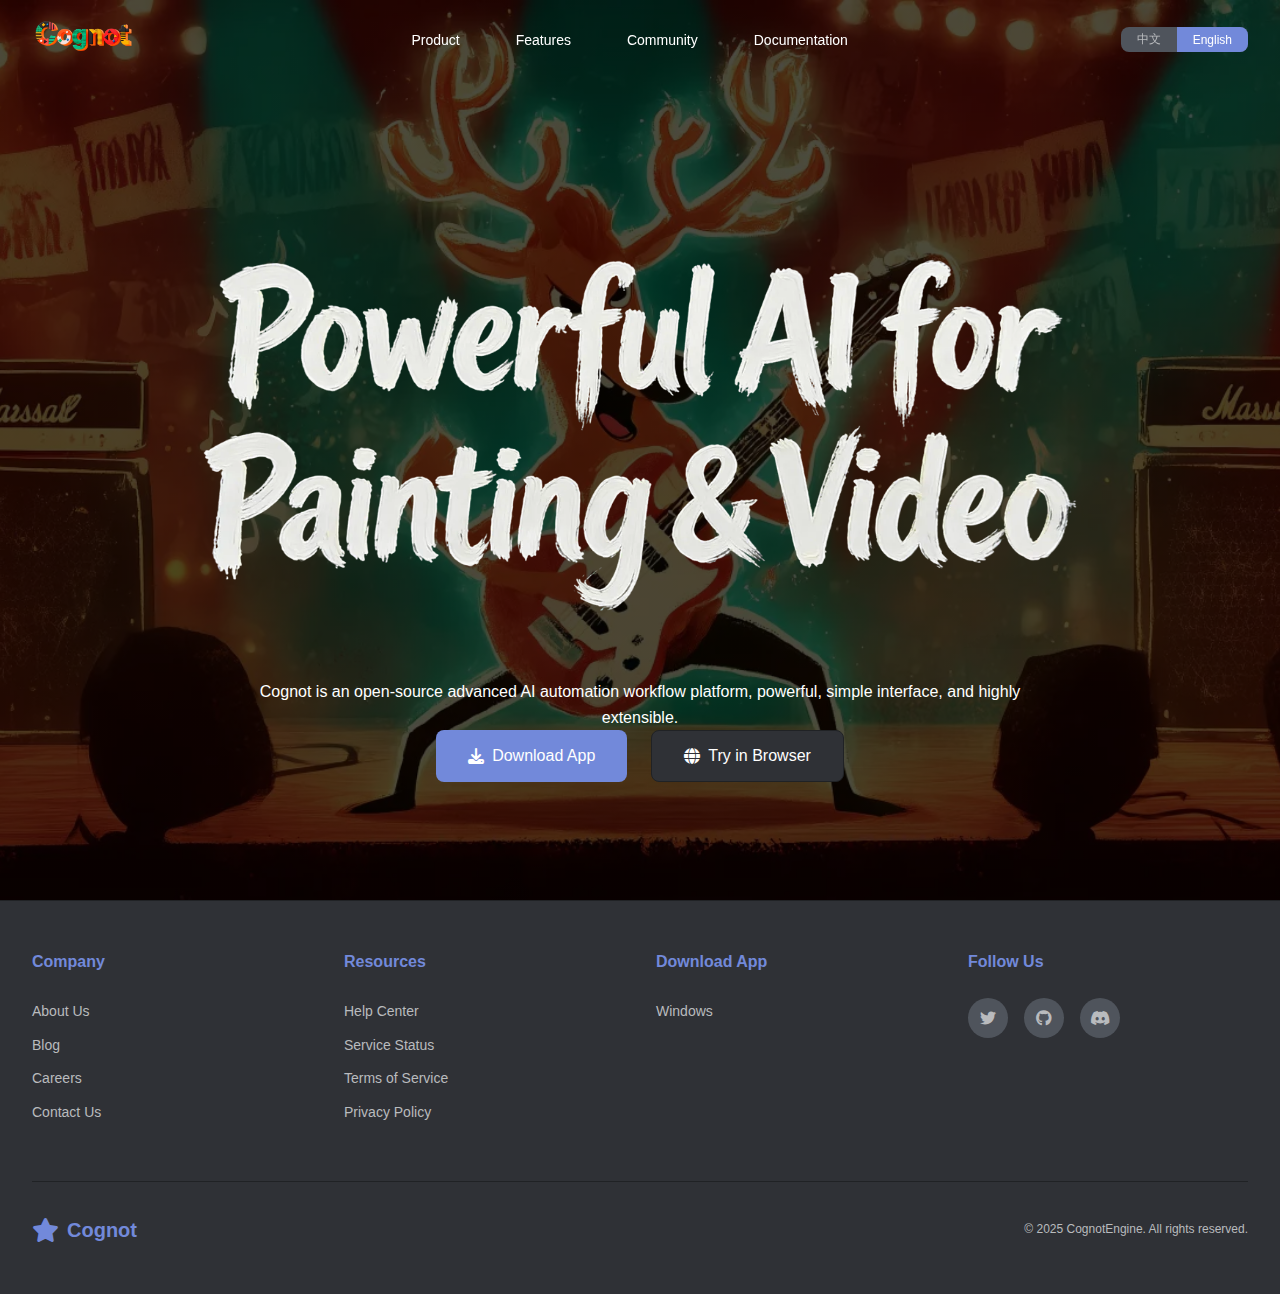
<file: index.html>
<!DOCTYPE html>
<html lang="zh-CN">
<head>
    <meta charset="UTF-8">
    <meta name="viewport" content="width=device-width, initial-scale=1.0">
    <title>Cognot - 认知引擎</title>
    <link rel="stylesheet" href="styles.css">
    <link rel="icon" href="favicon.ico" type="image/x-icon">
    <!-- Font Awesome -->
    <link rel="stylesheet" href="https://cdnjs.cloudflare.com/ajax/libs/font-awesome/6.4.0/css/all.min.css">
    <meta name="google-site-verification" content="MPGXCy5jjEJ3z9N0Z4CoKW77n3ctA7wrnEWYAIEneLM" />
</head>
<body>
    <!-- 导航栏 -->
    <nav class="navbar">
        <div class="navbar-left">
            <a href="index.html" class="logo-link">
                <div class="logo">
                    <img src="logo.png" alt="Popolili Logo">
                </div>
            </a>
        </div>
        <div class="navbar-center">
            <div class="dropdown">
                <a href="#" class="nav-link dropdown-toggle">
                    <span class="lang" data-key="product">产品</span>
                </a>
                <div class="dropdown-menu">
                    <a href="#" class="dropdown-item">Windows版</a>
                </div>
            </div>
            <a href="features/index.html" class="nav-link">
                <span class="lang" data-key="features">功能特性</span>
            </a>
            <div class="dropdown">
                <a href="#" class="nav-link dropdown-toggle">
                    <span class="lang" data-key="community">社区</span>
                </a>
                <div class="dropdown-menu">
                    <a href="https://github.com/CognotEngine/congnot" class="dropdown-item" target="_blank">
                        <i class="fab fa-github"></i> GitHub
                    </a>
                    <a href="https://wx.com/CognotEngine" class="dropdown-item" target="_blank">
                        <i class="fab fa-twitter"></i> Twitter
                    </a>
                    <a href="https://discord.gg/F4wFbwZTXu" class="dropdown-item" target="_blank">
                        <i class="fab fa-discord"></i> Discord
                    </a>
                </div>
            </div>
            <a href="#" class="nav-link">
                <span class="lang" data-key="documentation">文档</span>
            </a>
        </div>
        <div class="navbar-right">
            <!-- 语言切换按钮 -->
            <div class="language-switch">
                <button id="lang-zh" class="lang-btn active">中文</button>
                <button id="lang-en" class="lang-btn">English</button>
            </div>
        </div>
    </nav>

    <!-- 主内容区 -->
    <main class="main-content">
        <div class="content-center">
            <div class="hero-image">
                <img src="mia.webp" alt="Cognot AI Application" class="hero-img">
            </div>
            <p class="lang" data-key="hero-description">Cognot是一个开源高级AI自动化流程平台，功能强大、界面简洁、扩展性强</p>
            <div class="cta-buttons">
                <button class="download-btn">
                    <i class="fa fa-download"></i>
                    <span class="lang" data-key="download">下载应用</span>
                </button>
                <button class="browser-btn">
                    <i class="fa fa-globe"></i>
                    <span class="lang" data-key="try-browser">浏览器体验</span>
                </button>
            </div>
        </div>
    </main>

    <!-- 页脚 -->
    <footer class="footer">
        <div class="footer-content">
            <div class="footer-section">
                <h3 class="lang" data-key="company">公司</h3>
                <ul>
                    <li><a href="#" class="lang" data-key="about-us">关于我们</a></li>
                    <li><a href="#" class="lang" data-key="blog">博客</a></li>
                    <li><a href="#" class="lang" data-key="careers">招聘</a></li>
                    <li><a href="#" class="lang" data-key="contact">联系我们</a></li>
                </ul>
            </div>
            <div class="footer-section">
                <h3 class="lang" data-key="resources">资源</h3>
                <ul>
                    <li><a href="#" class="lang" data-key="help-center">帮助中心</a></li>
                    <li><a href="#" class="lang" data-key="status">服务状态</a></li>
                    <li><a href="#" class="lang" data-key="terms">服务条款</a></li>
                    <li><a href="#" class="lang" data-key="privacy">隐私政策</a></li>
                </ul>
            </div>
            <div class="footer-section">
                <h3 class="lang" data-key="download">下载</h3>
                <ul>
                    <li><a href="#" class="lang" data-key="windows">Windows</a></li>
                </ul>
            </div>
            <div class="footer-section">
                <h3 class="lang" data-key="follow-us">关注我们</h3>
                <div class="social-links">
                    <a href="https://wx.com/CognotEngine" class="social-link" target="_blank"><i class="fab fa-twitter"></i></a>
                    <a href="https://github.com/CognotEngine/congnot" class="social-link" target="_blank"><i class="fab fa-github"></i></a>
                    <a href="https://discord.gg/F4wFbwZTXu" class="social-link" target="_blank"><i class="fab fa-discord"></i></a>
                </div>
            </div>
        </div>
        <div class="footer-bottom">
            <div class="logo">
                <i class="fa fa-star"></i>
                Cognot
            </div>
            <p>&copy; 2025 CognotEngine. <span class="lang" data-key="all-rights-reserved">保留所有权利</span>.</p>
        </div>
    </footer>

    <!-- 多语言支持脚本 -->
    <script>
        // 语言包
        const translations = {
            zh: {
                home: "首页",
                features: "功能特性",
                community: "社区",
                documentation: "文档",
                login: "登录",
                signup: "注册",
                product: "产品",
                "hero-title": "适用AI绘画·视频强大的人工智能应用",
                "hero-description": "Cognot是一个开源高级AI自动化流程平台，功能强大、界面简洁、扩展性强",
                download: "下载应用",
                "try-browser": "浏览器体验",
                "feature-messaging": "实时消息",
                "feature-messaging-desc": "立即发送和接收消息，保持沟通畅通。",
                "feature-video": "视频通话",
                "feature-video-desc": "高清视频通话，仿佛面对面交流。",
                "feature-communities": "社区支持",
                "feature-communities-desc": "加入兴趣社区，与志同道合的人交流。",
                "feature-security": "安全加密",
                "feature-security-desc": "端到端加密，保护您的隐私和数据安全。",
                company: "公司",
                "about-us": "关于我们",
                blog: "博客",
                careers: "招聘",
                contact: "联系我们",
                resources: "资源",
                "help-center": "帮助中心",
                status: "服务状态",
                terms: "服务条款",
                privacy: "隐私政策",
                windows: "Windows",
                mac: "Mac",
                ios: "iOS",
                android: "Android",
                "follow-us": "关注我们",
                "all-rights-reserved": "保留所有权利"
            },
            en: {
                home: "Home",
                features: "Features",
                community: "Community",
                documentation: "Documentation",
                login: "Login",
                signup: "Sign Up",
                product: "Product",
                "hero-title": "Powerful AI Application for AI Painting and Video",
                "hero-description": "Cognot is an open-source advanced AI automation workflow platform, powerful, simple interface, and highly extensible.",
                download: "Download App",
                "try-browser": "Try in Browser",
                "feature-messaging": "Real-time Messaging",
                "feature-messaging-desc": "Send and receive messages instantly, stay connected at all times.",
                "feature-video": "Video Calls",
                "feature-video-desc": "High-definition video calls that feel like you're in the same room.",
                "feature-communities": "Community Support",
                "feature-communities-desc": "Join interest-based communities and connect with like-minded people.",
                "feature-security": "Secure Encryption",
                "feature-security-desc": "End-to-end encryption to protect your privacy and data security.",
                company: "Company",
                "about-us": "About Us",
                blog: "Blog",
                careers: "Careers",
                contact: "Contact Us",
                resources: "Resources",
                "help-center": "Help Center",
                status: "Service Status",
                terms: "Terms of Service",
                privacy: "Privacy Policy",
                windows: "Windows",
                mac: "Mac",
                ios: "iOS",
                android: "Android",
                "follow-us": "Follow Us",
                "all-rights-reserved": "All rights reserved"
            }
        };

        // 设置语言
        function setLanguage(lang) {
            document.documentElement.lang = lang;
            const elements = document.querySelectorAll('.lang[data-key]');
            elements.forEach(element => {
                const key = element.getAttribute('data-key');
                element.textContent = translations[lang][key];
            });
            
            // 更新语言按钮状态
            document.querySelectorAll('.lang-btn').forEach(btn => btn.classList.remove('active'));
            document.getElementById(`lang-${lang}`).classList.add('active');
            
            // 保存语言选择到localStorage
            localStorage.setItem('preferredLanguage', lang);
        }

        // 获取浏览器语言
        function getBrowserLanguage() {
            const browserLang = navigator.language || navigator.userLanguage;
            return browserLang.startsWith('zh') ? 'zh' : 'en';
        }

        // 初始化
        document.addEventListener('DOMContentLoaded', () => {
            // 检查localStorage中是否有保存的语言偏好
            const savedLang = localStorage.getItem('preferredLanguage');
            // 如果没有保存的语言，使用浏览器语言
            const initialLang = savedLang || getBrowserLanguage();
            setLanguage(initialLang);

            // 添加语言切换按钮事件监听器
            document.getElementById('lang-zh').addEventListener('click', () => setLanguage('zh'));
            document.getElementById('lang-en').addEventListener('click', () => setLanguage('en'));
        });
    </script>
    <!-- Font Awesome 图标库 -->
    <link rel="stylesheet" href="https://cdnjs.cloudflare.com/ajax/libs/font-awesome/6.4.0/css/all.min.css">
</body>

</html>
</file>
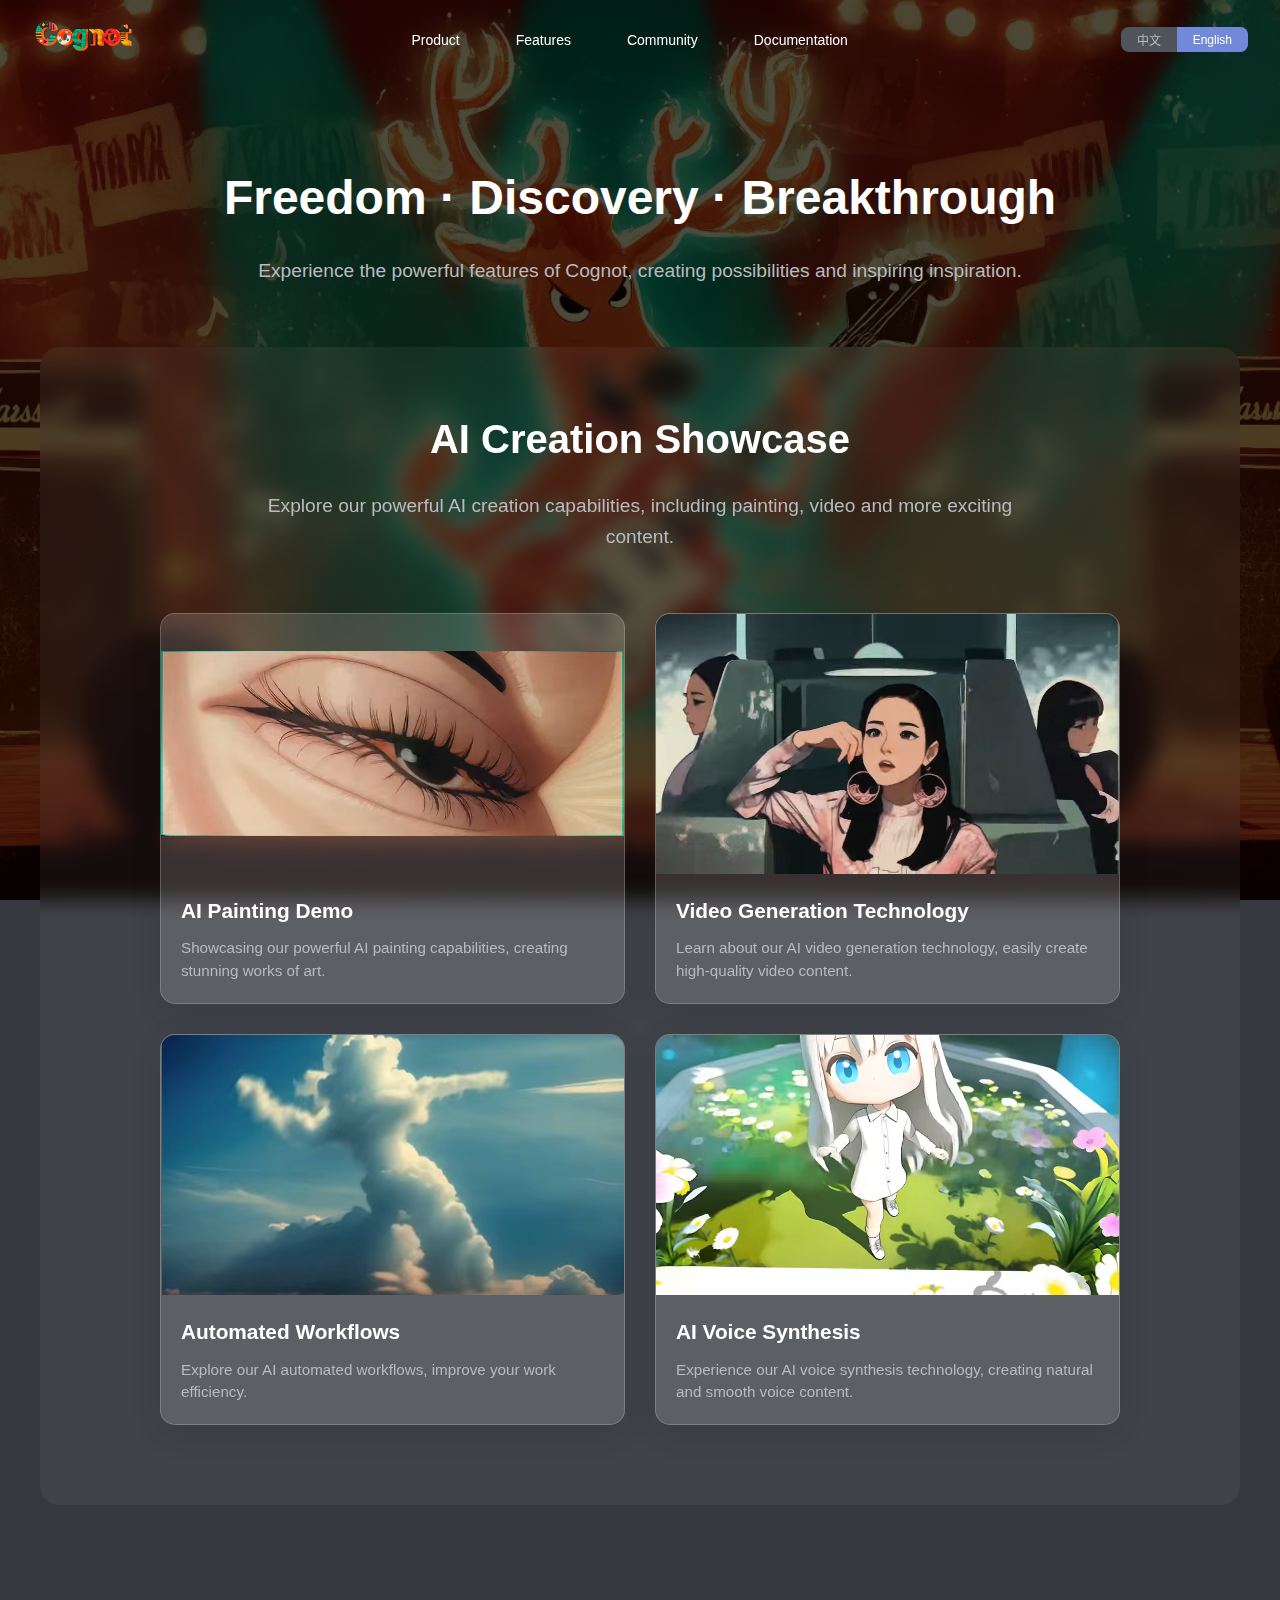
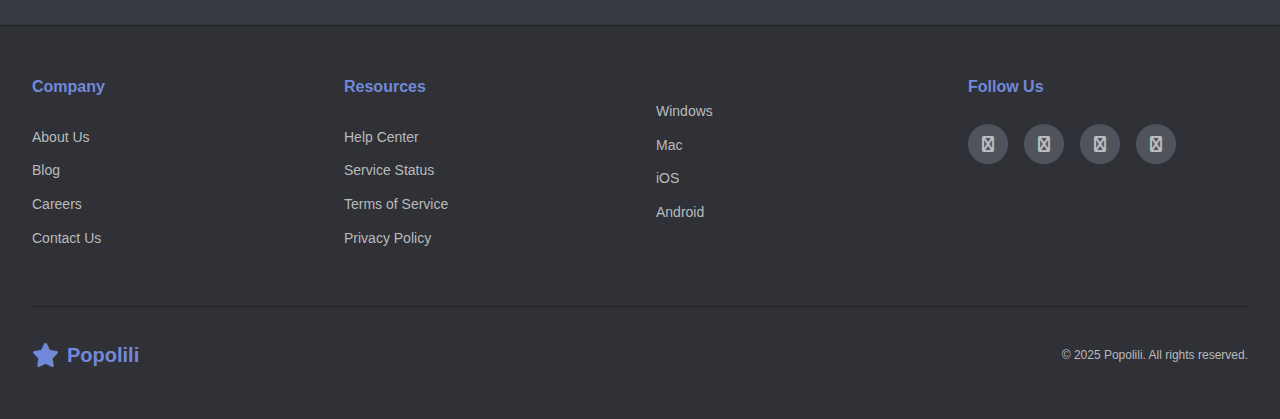
<file: features/index.html>
<!DOCTYPE html>
<html lang="zh-CN">
<head>
    <meta charset="UTF-8">
    <meta name="viewport" content="width=device-width, initial-scale=1.0">
    <title>Cognot - 功能特性</title>
    <link rel="stylesheet" href="../styles.css">
    <link rel="icon" href="../favicon.ico" type="image/x-icon">
</head>
<body style="background-image: linear-gradient(rgba(0, 0, 0, 0.7), rgba(0, 0, 0, 0.7)), url('../beij.webp');">
    <!-- 导航栏 -->
    <nav class="navbar">
        <div class="navbar-left">
            <a href="../index.html" class="logo-link">
                <div class="logo">
                    <img src="../logo.png" alt="Popolili Logo">
                </div>
            </a>
        </div>
        <div class="navbar-center">
            <div class="dropdown">
                <a href="#" class="nav-link dropdown-toggle">
                    <span class="lang" data-key="product">产品</span>
                </a>
                <div class="dropdown-menu">
                    <a href="#" class="dropdown-item">Windows版</a>
                </div>
            </div>
            <a href="index.html" class="nav-link">
                <span class="lang" data-key="features">功能特性</span>
            </a>
            <div class="dropdown">
                <a href="#" class="nav-link dropdown-toggle">
                    <span class="lang" data-key="community">社区</span>
                </a>
                <div class="dropdown-menu">
                    <a href="https://github.com/CognotEngine/congnot" class="dropdown-item" target="_blank">
                        <i class="fab fa-github"></i> GitHub
                    </a>
                    <a href="https://wx.com/CognotEngine" class="dropdown-item" target="_blank">
                        <i class="fab fa-twitter"></i> Twitter
                    </a>
                    <a href="https://discord.gg/F4wFbwZTXu" class="dropdown-item" target="_blank">
                        <i class="fab fa-discord"></i> Discord
                    </a>
                </div>
            </div>
            <a href="#" class="nav-link">
                <span class="lang" data-key="documentation">文档</span>
            </a>
        </div>
        <div class="navbar-right">
            <!-- 语言切换按钮 -->
            <div class="language-switch">
                <button id="lang-zh" class="lang-btn active">中文</button>
                <button id="lang-en" class="lang-btn">English</button>
            </div>
        </div>
    </nav>

    <!-- 主内容区 -->
    <main class="features-page">
        <h1 class="lang" data-key="features-title">自由·发现·突破</h1>
        <p class="lang" data-key="features-subtitle">体验Cognot的强大功能，创想可能，启迪灵感</p>



        <!-- 视频展示区 -->
        <section class="video-gallery">
            <h2 class="lang" data-key="video-gallery-title">AI创作展示</h2>
            <p class="lang" data-key="video-gallery-subtitle">查看我们强大的AI创作能力，包括绘画、视频和更多精彩内容。</p>
            
            <div class="video-grid">
                <!-- 第一个视频 -->
                <div class="video-card">
                    <div class="video-container">
                        <video width="100%" height="100%" autoplay loop muted playsinline>
                            <source src="../eye.webm" type="video/webm">
                            您的浏览器不支持HTML5视频标签。
                        </video>
                    </div>
                    <div class="video-info">
                        <h3 class="lang" data-key="video-title-1">AI绘画演示</h3>
                        <p class="lang" data-key="video-desc-1">展示我们强大的AI绘画功能，创造出令人惊叹的艺术作品。</p>
                    </div>
                </div>
                
                <!-- 第二个视频 -->
                <div class="video-card">
                    <div class="video-container">
                        <video width="100%" height="100%" autoplay loop muted playsinline>
                            <source src="../dududu.webm" type="video/webm">
                            您的浏览器不支持HTML5视频标签。
                        </video>
                    </div>
                    <div class="video-info">
                        <h3 class="lang" data-key="video-title-2">视频生成技术</h3>
                        <p class="lang" data-key="video-desc-2">了解我们的AI视频生成技术，轻松创建高质量视频内容。</p>
                    </div>
                </div>
                
                <!-- 第三个视频 -->
                <div class="video-card">
                    <div class="video-container">
                        <video width="100%" height="100%" autoplay loop muted playsinline>
                            <source src="../clouds.webm" type="video/webm">
                            您的浏览器不支持HTML5视频标签。
                        </video>
                    </div>
                    <div class="video-info">
                        <h3 class="lang" data-key="video-title-3">自动化工作流程</h3>
                        <p class="lang" data-key="video-desc-3">探索我们的AI自动化工作流程，提高您的工作效率。</p>
                    </div>
                </div>
                
                <!-- 第四个视频 -->
                <div class="video-card">
                    <div class="video-container">
                        <video width="100%" height="100%" autoplay loop muted playsinline>
                            <source src="../chibi_fish_tank_shortened.webm" type="video/webm">
                            您的浏览器不支持HTML5视频标签。
                        </video>
                    </div>
                    <div class="video-info">
                        <h3 class="lang" data-key="video-title-4">AI语音合成</h3>
                        <p class="lang" data-key="video-desc-4">体验我们的AI语音合成技术，创造自然流畅的语音内容。</p>
                    </div>
                </div>
            </div>
        </section>
    </main>

    <!-- 页脚 -->
    <footer class="footer">
        <div class="footer-content">
            <div class="footer-section">
                <h3 class="lang" data-key="company">公司</h3>
                <ul>
                    <li><a href="#" class="lang" data-key="about-us">关于我们</a></li>
                    <li><a href="#" class="lang" data-key="blog">博客</a></li>
                    <li><a href="#" class="lang" data-key="careers">招聘</a></li>
                    <li><a href="#" class="lang" data-key="contact">联系我们</a></li>
                </ul>
            </div>
            <div class="footer-section">
                <h3 class="lang" data-key="resources">资源</h3>
                <ul>
                    <li><a href="#" class="lang" data-key="help-center">帮助中心</a></li>
                    <li><a href="#" class="lang" data-key="status">服务状态</a></li>
                    <li><a href="#" class="lang" data-key="terms">服务条款</a></li>
                    <li><a href="#" class="lang" data-key="privacy">隐私政策</a></li>
                </ul>
            </div>
            <div class="footer-section">
                <h3 class="lang" data-key="download">下载</h3>
                <ul>
                    <li><a href="#" class="lang" data-key="windows">Windows</a></li>
                    <li><a href="#" class="lang" data-key="mac">Mac</a></li>
                    <li><a href="#" class="lang" data-key="ios">iOS</a></li>
                    <li><a href="#" class="lang" data-key="android">Android</a></li>
                </ul>
            </div>
            <div class="footer-section">
                <h3 class="lang" data-key="follow-us">关注我们</h3>
                <div class="social-links">
                    <a href="#" class="social-link"><i class="fa fa-twitter"></i></a>
                    <a href="#" class="social-link"><i class="fa fa-facebook"></i></a>
                    <a href="#" class="social-link"><i class="fa fa-instagram"></i></a>
                    <a href="#" class="social-link"><i class="fa fa-github"></i></a>
                </div>
            </div>
        </div>
        <div class="footer-bottom">
            <div class="logo">
                <i class="fa fa-star"></i>
                Popolili
            </div>
            <p>&copy; 2025 Popolili. <span class="lang" data-key="all-rights-reserved">保留所有权利</span>.</p>
        </div>
    </footer>

    <!-- 多语言支持脚本 -->
    <script>
        // 语言包
        const translations = {
            zh: {
                home: "首页",
                product: "产品",
                features: "功能特性",
                community: "社区",
                documentation: "文档",
                login: "登录",
                signup: "注册",
                "features-title": "自由·发现·突破",
                "features-subtitle": "体验Cognot的强大功能，创想可能，启迪灵感",
                "video-gallery-title": "AI创作展示",
                "video-gallery-subtitle": "查看我们强大的AI创作能力，包括绘画、视频和更多精彩内容。",
                "video-title-1": "AI绘画演示",
                "video-desc-1": "展示我们强大的AI绘画功能，创造出令人惊叹的艺术作品。",
                "video-title-2": "视频生成技术",
                "video-desc-2": "了解我们的AI视频生成技术，轻松创建高质量视频内容。",
                "video-title-3": "自动化工作流程",
                "video-desc-3": "探索我们的AI自动化工作流程，提高您的工作效率。",
                "video-title-4": "AI语音合成",
                "video-desc-4": "体验我们的AI语音合成技术，创造自然流畅的语音内容。",
                "feature-messaging": "实时消息",
                "feature-messaging-desc": "立即发送和接收消息，保持沟通畅通。支持文本、表情、图片和文件发送。",
                "feature-video": "视频通话",
                "feature-video-desc": "高清视频通话，支持多人会议，让您与亲友、同事仿佛面对面交流。",
                "feature-voice": "语音通话",
                "feature-voice-desc": "清晰稳定的语音通话服务，支持多人语音聊天，适合团队协作和朋友聚会。",
                "feature-communities": "社区支持",
                "feature-communities-desc": "加入兴趣社区，与志同道合的人交流分享，发现更多有趣的内容和话题。",
                "feature-security": "安全加密",
                "feature-security-desc": "端到端加密技术，保护您的隐私和数据安全，让您的通信更加安心。",
                "feature-mobile": "多设备同步",
                "feature-mobile-desc": "支持电脑、手机、平板等多种设备同步，让您随时随地保持连接。",
                "feature-emoji": "丰富表情",
                "feature-emoji-desc": "海量表情、贴纸和GIF动图，让您的聊天更加生动有趣，表达更丰富的情感。",
                "feature-notifications": "智能通知",
                "feature-notifications-desc": "自定义通知设置，不错过重要消息，同时避免打扰，保持专注。",
                company: "公司",
                "about-us": "关于我们",
                blog: "博客",
                careers: "招聘",
                contact: "联系我们",
                resources: "资源",
                "help-center": "帮助中心",
                status: "服务状态",
                terms: "服务条款",
                privacy: "隐私政策",
                windows: "Windows",
                mac: "Mac",
                ios: "iOS",
                android: "Android",
                "follow-us": "关注我们",
                "all-rights-reserved": "保留所有权利"
            },
            en: {
                home: "Home",
                product: "Product",
                features: "Features",
                community: "Community",
                documentation: "Documentation",
                login: "Login",
                signup: "Sign Up",
                "features-title": "Freedom · Discovery · Breakthrough",
                "features-subtitle": "Experience the powerful features of Cognot, creating possibilities and inspiring inspiration.",
                "video-gallery-title": "AI Creation Showcase",
                "video-gallery-subtitle": "Explore our powerful AI creation capabilities, including painting, video and more exciting content.",
                "video-title-1": "AI Painting Demo",
                "video-desc-1": "Showcasing our powerful AI painting capabilities, creating stunning works of art.",
                "video-title-2": "Video Generation Technology",
                "video-desc-2": "Learn about our AI video generation technology, easily create high-quality video content.",
                "video-title-3": "Automated Workflows",
                "video-desc-3": "Explore our AI automated workflows, improve your work efficiency.",
                "video-title-4": "AI Voice Synthesis",
                "video-desc-4": "Experience our AI voice synthesis technology, creating natural and smooth voice content.",
                "feature-messaging": "Real-time Messaging",
                "feature-messaging-desc": "Send and receive messages instantly, stay connected at all times. Support text, emojis, images and file sharing.",
                "feature-video": "Video Calls",
                "feature-video-desc": "High-definition video calls, support for multi-person meetings, making you feel like you're face-to-face with friends and colleagues.",
                "feature-voice": "Voice Calls",
                "feature-voice-desc": "Clear and stable voice call service, support for multi-person voice chat, suitable for team collaboration and friends gatherings.",
                "feature-communities": "Community Support",
                "feature-communities-desc": "Join interest communities, share with like-minded people, and discover more interesting content and topics.",
                "feature-security": "Secure Encryption",
                "feature-security-desc": "End-to-end encryption technology to protect your privacy and data security, making your communication more secure.",
                "feature-mobile": "Multi-device Sync",
                "feature-mobile-desc": "Support for synchronization across computers, phones, tablets and other devices, keeping you connected anytime, anywhere.",
                "feature-emoji": "Rich Emojis",
                "feature-emoji-desc": "Massive emojis, stickers and GIFs to make your chat more lively and interesting, expressing more rich emotions.",
                "feature-notifications": "Smart Notifications",
                "feature-notifications-desc": "Custom notification settings, never miss important messages while avoiding distractions and staying focused.",
                company: "Company",
                "about-us": "About Us",
                blog: "Blog",
                careers: "Careers",
                contact: "Contact Us",
                resources: "Resources",
                "help-center": "Help Center",
                status: "Service Status",
                terms: "Terms of Service",
                privacy: "Privacy Policy",
                windows: "Windows",
                mac: "Mac",
                ios: "iOS",
                android: "Android",
                "follow-us": "Follow Us",
                "all-rights-reserved": "All rights reserved"
            }
        };

        // 设置语言
        function setLanguage(lang) {
            document.documentElement.lang = lang;
            const elements = document.querySelectorAll('.lang[data-key]');
            elements.forEach(element => {
                const key = element.getAttribute('data-key');
                element.textContent = translations[lang][key];
            });
            
            // 更新语言按钮状态
            document.querySelectorAll('.lang-btn').forEach(btn => btn.classList.remove('active'));
            document.getElementById(`lang-${lang}`).classList.add('active');
            
            // 保存语言选择到localStorage
            localStorage.setItem('preferredLanguage', lang);
        }

        // 获取浏览器语言
        function getBrowserLanguage() {
            const browserLang = navigator.language || navigator.userLanguage;
            return browserLang.startsWith('zh') ? 'zh' : 'en';
        }

        // 初始化
        document.addEventListener('DOMContentLoaded', () => {
            // 检查localStorage中是否有保存的语言偏好
            const savedLang = localStorage.getItem('preferredLanguage');
            // 如果没有保存的语言，使用浏览器语言
            const initialLang = savedLang || getBrowserLanguage();
            setLanguage(initialLang);

            // 添加语言切换按钮事件监听器
            document.getElementById('lang-zh').addEventListener('click', () => setLanguage('zh'));
            document.getElementById('lang-en').addEventListener('click', () => setLanguage('en'));
        });
    </script>
    <!-- Font Awesome 图标库 -->
    <link rel="stylesheet" href="https://cdnjs.cloudflare.com/ajax/libs/font-awesome/6.4.0/css/all.min.css">
</body>
</html>
</file>
<file: styles.css>
/* 全局样式重置 - 跨浏览器兼容 */
* {
    margin: 0;
    padding: 0;
    box-sizing: border-box;
    -webkit-box-sizing: border-box;
    -moz-box-sizing: border-box;
}

/* 图片元素重置 */
img {
    max-width: 100%;
    height: auto;
    display: block;
    border: 0;
}

/* 全局变量定义 */
:root {
    /* 颜色 */
    --primary-color: #7289da;
    --primary-dark: #677bc4;
    --secondary-color: #5865f2;
    --accent-color: #43b581;
    --background-color: #36393f;
    --card-background: #2f3136;
    --text-primary: #ffffff;
    --text-secondary: #b9bbbe;
    --border-color: #202225;
    --hover-color: #4f545c;
    
    /* 字体 */
    --font-primary: 'Helvetica Neue', Arial, sans-serif;
    
    /* 间距 */
    --spacing-xs: 4px;
    --spacing-sm: 8px;
    --spacing-md: 16px;
    --spacing-lg: 24px;
    --spacing-xl: 32px;
    --spacing-xxl: 48px;
    
    /* 圆角 */
    --border-radius-sm: 4px;
    --border-radius-md: 8px;
    --border-radius-lg: 12px;
    --border-radius-full: 50%;
    
    /* 过渡效果 */
    --transition-fast: 0.15s ease;
    --transition-normal: 0.3s ease;
    --transition-slow: 0.5s ease;
}

/* 基础样式 */
body {
    font-family: var(--font-primary);
    background-color: var(--background-color);
    background-image: linear-gradient(rgba(0, 0, 0, 0.7), rgba(0, 0, 0, 0.7)), url('beij.webp');
    background-size: cover;
    background-position: center;
    background-repeat: no-repeat;
    background-attachment: fixed;
    color: var(--text-primary);
    line-height: 1.6;
    overflow-x: hidden;
}

/* 导航栏样式 */
.navbar {
    display: flex;
    align-items: center;
    justify-content: space-between;
    background-color: transparent;
    padding: var(--spacing-md) var(--spacing-xl);
    border-bottom: none;
    position: sticky;
    top: 0;
    z-index: 1000;
}

.navbar-left .logo {
    display: flex;
    align-items: center;
    font-size: 24px;
    font-weight: bold;
    color: var(--primary-color);
    gap: var(--spacing-sm);
}

.navbar-left .logo img {
    height: 40px;
    width: auto;
    object-fit: contain;
}

.navbar-center {
    display: flex;
    gap: var(--spacing-lg);
}

.nav-link {
    display: flex;
    align-items: center;
    gap: var(--spacing-sm);
    color: white;
    text-decoration: none;
    font-size: 14px;
    font-weight: 500;
    padding: var(--spacing-sm) var(--spacing-md);
    border-radius: var(--border-radius-sm);
    transition: all var(--transition-normal);
}

/* 下拉菜单样式 */
.dropdown {
    position: relative;
}

.dropdown-toggle {
    background: none;
    border: none;
    margin: 0;
}

.dropdown-menu {
    position: absolute;
    top: 100%;
    left: 0;
    background-color: var(--card-background);
    border: 1px solid var(--border-color);
    border-radius: var(--border-radius-md);
    box-shadow: 0 4px 12px rgba(0, 0, 0, 0.15);
    z-index: 1001;
    min-width: 120px;
    display: none;
}

.dropdown:hover .dropdown-menu {
    display: block;
}

.dropdown-item {
    display: block;
    padding: var(--spacing-sm) var(--spacing-md);
    color: white;
    text-decoration: none;
    font-size: 14px;
    cursor: pointer;
}

.dropdown-item:hover {
    background-color: var(--hover-color);
    color: var(--primary-color);
}

/* LOGO链接样式 */
.logo-link {
    text-decoration: none;
    display: inline-block;
}

.nav-link:hover {
    /* 移除悬浮时的背景框效果 */
    background-color: transparent;
    color: var(--text-primary);
}

.nav-link i {
    font-size: 18px;
}

.navbar-right {
    display: flex;
    align-items: center;
    gap: var(--spacing-md);
}

.login-btn, .signup-btn {
    padding: var(--spacing-sm) var(--spacing-xl);
    border: none;
    border-radius: var(--border-radius-md);
    font-size: 14px;
    font-weight: 500;
    cursor: pointer;
    transition: all var(--transition-normal);
}

.login-btn {
    background-color: transparent;
    color: var(--text-primary);
}

.login-btn:hover {
    background-color: var(--hover-color);
}

.signup-btn {
    background-color: var(--primary-color);
    color: var(--text-primary);
}

.signup-btn:hover {
    background-color: var(--primary-dark);
}

/* 语言切换样式 */
.language-switch {
    display: flex;
    background-color: var(--hover-color);
    border-radius: var(--border-radius-md);
    overflow: hidden;
}

.lang-btn {
    padding: var(--spacing-xs) var(--spacing-md);
    border: none;
    background-color: transparent;
    color: var(--text-secondary);
    font-size: 12px;
    font-weight: 500;
    cursor: pointer;
    transition: all var(--transition-normal);
}

.lang-btn:hover {
    background-color: var(--border-color);
    color: var(--text-primary);
}

.lang-btn.active {
    background-color: var(--primary-color);
    color: var(--text-primary);
}

/* 主内容区样式 */
.main-content {
    display: flex;
    justify-content: center;
    align-items: center;
    padding: var(--spacing-xxl) var(--spacing-xl);
    max-width: 1400px;
    margin: 0 auto;
    min-height: calc(100vh - 80px);
}

.content-center {
    text-align: center;
    max-width: 800px;
}

.content-center h1 {
    font-size: 48px;
    font-weight: bold;
    margin-bottom: var(--spacing-lg);
    line-height: 1.2;
}

/* 英雄图片样式 - 跨浏览器兼容 */
 .hero-image {
     margin-bottom: var(--spacing-lg);
     display: flex;
     justify-content: center;
     align-items: center;
     width: 100%;
     box-sizing: border-box;
     min-height: 0;
     flex-shrink: 0;
     -webkit-box-align: center;
     -webkit-box-pack: center;
 }
 
 .hero-img {
     max-width: 1000px;
     width: 110%;
     height: auto;
     display: block;
     margin: 0 auto;
     box-sizing: border-box;
     -webkit-box-sizing: border-box;
     -moz-box-sizing: border-box;
 }

.content-left p {
    font-size: 20px;
    color: var(--text-secondary);
    margin-bottom: var(--spacing-xl);
    line-height: 1.5;
}

.cta-buttons {
    display: flex;
    gap: var(--spacing-lg);
    flex-wrap: wrap;
    justify-content: center;
}

.download-btn, .browser-btn {
    display: flex;
    align-items: center;
    gap: var(--spacing-sm);
    padding: var(--spacing-md) var(--spacing-xl);
    border: none;
    border-radius: var(--border-radius-md);
    font-size: 16px;
    font-weight: 500;
    cursor: pointer;
    transition: all var(--transition-normal);
    min-width: 180px;
    justify-content: center;
}

.download-btn {
    background-color: var(--primary-color);
    color: var(--text-primary);
}

.download-btn:hover {
    background-color: var(--primary-dark);
    transform: translateY(-2px);
    box-shadow: 0 4px 12px rgba(88, 97, 242, 0.3);
}

.browser-btn {
    background-color: var(--card-background);
    color: var(--text-primary);
    border: 1px solid var(--border-color);
}

.browser-btn:hover {
    background-color: var(--hover-color);
    transform: translateY(-2px);
    box-shadow: 0 4px 12px rgba(0, 0, 0, 0.3);
}

/* 功能特性网格 */
.features-grid {
    display: grid;
    grid-template-columns: 1fr 1fr;
    gap: var(--spacing-lg);
}

.feature {
    background-color: var(--card-background);
    padding: var(--spacing-xl);
    border-radius: var(--border-radius-lg);
    border: 1px solid var(--border-color);
    transition: all var(--transition-normal);
}

.feature:hover {
    transform: translateY(-4px);
    box-shadow: 0 8px 20px rgba(0, 0, 0, 0.2);
    border-color: var(--primary-color);
}

.feature i {
    font-size: 32px;
    color: var(--accent-color);
    margin-bottom: var(--spacing-md);
}

.feature h3 {
    font-size: 18px;
    font-weight: 600;
    margin-bottom: var(--spacing-sm);
    color: var(--text-primary);
}

.feature p {
    font-size: 14px;
    color: var(--text-secondary);
    line-height: 1.5;
}

/* 页脚样式 */
.footer {
    background-color: var(--card-background);
    border-top: 1px solid var(--border-color);
    padding: var(--spacing-xxl) var(--spacing-xl);
}

.footer-content {
    display: grid;
    grid-template-columns: repeat(auto-fit, minmax(250px, 1fr));
    gap: var(--spacing-xl);
    max-width: 1400px;
    margin: 0 auto;
    margin-bottom: var(--spacing-xxl);
}

.footer-section h3 {
    font-size: 16px;
    font-weight: 600;
    color: var(--primary-color);
    margin-bottom: var(--spacing-lg);
}

.footer-section ul {
    list-style: none;
}

.footer-section ul li {
    margin-bottom: var(--spacing-sm);
}

.footer-section ul li a {
    color: var(--text-secondary);
    text-decoration: none;
    font-size: 14px;
    transition: color var(--transition-normal);
}

.footer-section ul li a:hover {
    color: var(--primary-color);
}

.social-links {
    display: flex;
    gap: var(--spacing-md);
}

.social-link {
    display: flex;
    align-items: center;
    justify-content: center;
    width: 40px;
    height: 40px;
    background-color: var(--hover-color);
    border-radius: var(--border-radius-full);
    color: var(--text-secondary);
    text-decoration: none;
    transition: all var(--transition-normal);
}

.social-link:hover {
    background-color: var(--primary-color);
    color: var(--text-primary);
    transform: translateY(-2px);
}

.footer-bottom {
    display: flex;
    justify-content: space-between;
    align-items: center;
    padding-top: var(--spacing-xl);
    border-top: 1px solid var(--border-color);
    max-width: 1400px;
    margin: 0 auto;
}

.footer-bottom .logo {
    display: flex;
    align-items: center;
    font-size: 20px;
    font-weight: bold;
    color: var(--primary-color);
    gap: var(--spacing-sm);
}

.footer-bottom .logo i {
    font-size: 24px;
}

.footer-bottom p {
    font-size: 12px;
    color: var(--text-secondary);
}

/* 功能特性页面样式 */
.features-page {
    padding: 80px 20px;
    text-align: center;
    color: var(--text-primary);
}

.features-page h1 {
    font-size: 3rem;
    margin-bottom: 20px;
    color: var(--text-primary);
}

.features-page p {
    font-size: 1.2rem;
    margin-bottom: 60px;
    max-width: 800px;
    margin-left: auto;
    margin-right: auto;
    color: var(--text-secondary);
}

.features-grid-full {
    display: grid;
    grid-template-columns: repeat(auto-fit, minmax(280px, 1fr));
    gap: 30px;
    max-width: 1200px;
    margin: 0 auto;
    margin-bottom: 60px;
}

.feature-card {
    background-color: rgba(255, 255, 255, 0.1);
    border: 1px solid rgba(255, 255, 255, 0.2);
    border-radius: 15px;
    padding: 40px 30px;
    transition: all 0.3s ease;
    box-shadow: 0 8px 32px rgba(0, 0, 0, 0.1);
    backdrop-filter: blur(10px);
}

.feature-card:hover {
    transform: translateY(-5px);
    box-shadow: 0 12px 40px rgba(0, 0, 0, 0.15);
    border-color: var(--primary-color);
}

.feature-card i {
    font-size: 3rem;
    color: var(--primary-color);
    margin-bottom: 20px;
}

.feature-card h2 {
    font-size: 1.5rem;
    margin-bottom: 15px;
    color: var(--text-primary);
}

.feature-card p {
    font-size: 1rem;
    line-height: 1.6;
    color: var(--text-secondary);
    max-width: none;
    margin: 0;
}

/* 视频展示区样式 */
.video-gallery {
    padding: 60px 20px;
    text-align: center;
    background-color: rgba(255, 255, 255, 0.05);
    border-radius: 20px;
    margin: 40px 20px;
    backdrop-filter: blur(10px);
}

.video-gallery h2 {
    font-size: 2.5rem;
    margin-bottom: 20px;
    color: var(--text-primary);
}

.video-gallery p {
    font-size: 1.2rem;
    margin-bottom: 40px;
    max-width: 800px;
    margin-left: auto;
    margin-right: auto;
    color: var(--text-secondary);
}

.video-grid {
    display: grid;
    grid-template-columns: repeat(2, 1fr); /* 两列布局 */
    gap: 30px;
    max-width: 1000px;
    margin: 0 auto;
    padding: 20px;
}

.video-grid-new {
    display: flex;
    gap: 30px;
    max-width: 1400px;
    margin: 0 auto;
    padding: 20px;
    align-items: flex-start;
}

.main-video-card {
    flex: 2;
    min-width: 0;
}

.main-video {
    padding-top: 56.25%; /* 16:9 Aspect Ratio */
}

.side-videos {
    flex: 0.8; /* 缩小侧边视频容器的宽度比例 */
    display: flex;
    flex-direction: column;
    gap: 20px;
}

.side-video {
    flex: 1;
    min-width: 0;
}

.side-video .video-card {
    border: none; /* 移除侧边视频卡片的边框 */
    box-shadow: none; /* 可选：移除阴影效果 */
    background-color: transparent; /* 可选：设置透明背景 */
    backdrop-filter: none; /* 可选：移除模糊效果 */
}

.side-video .video-container {
    padding-top: 85%; /* 调整为更紧凑的宽高比 */
}

.video-card {
    background-color: rgba(255, 255, 255, 0.1);
    border: 1px solid rgba(255, 255, 255, 0.2);
    border-radius: 15px;
    overflow: hidden;
    transition: all 0.3s ease;
    box-shadow: 0 8px 32px rgba(0, 0, 0, 0.1);
    backdrop-filter: blur(10px);
}

.video-card:hover {
    transform: translateY(-5px);
    box-shadow: 0 12px 40px rgba(0, 0, 0, 0.15);
    border-color: var(--primary-color);
}

.video-container {
    position: relative;
    padding-top: 56.25%; /* 16:9 Aspect Ratio */
    overflow: hidden;
}

.video-container iframe,
.video-container video {
    position: absolute;
    top: 0;
    left: 0;
    width: 100%;
    height: 100%;
    border: none;
    outline: none;
}

.video-info {
    padding: 20px;
    text-align: left;
}

.video-info h3 {
    font-size: 1.3rem;
    margin-bottom: 10px;
    color: var(--text-primary);
}

.video-info p {
    font-size: 0.95rem;
    line-height: 1.5;
    color: var(--text-secondary);
    margin: 0;
    max-width: 100%;
}

/* 响应式设计 */
@media (max-width: 1200px) {
    .main-content {
        grid-template-columns: 1fr;
        gap: var(--spacing-xl);
        text-align: center;
    }
    
    .features-grid {
        grid-template-columns: 1fr;
    }
    
    .cta-buttons {
        justify-content: center;
    }
}

@media (max-width: 768px) {
    .navbar-center {
        display: none;
    }
    
    .navbar-right {
        gap: var(--spacing-sm);
    }
    
    .login-btn, .signup-btn {
        padding: var(--spacing-xs) var(--spacing-md);
        font-size: 12px;
    }
    
    .main-content {
        padding: var(--spacing-xl) var(--spacing-md);
    }
    
    .content-left h1 {
        font-size: 32px;
    }
    
    .content-left p {
        font-size: 16px;
    }
    
    .cta-buttons {
        flex-direction: column;
        align-items: center;
    }
    
    .download-btn, .browser-btn {
        width: 100%;
        max-width: 300px;
    }
    
    .footer-bottom {
        flex-direction: column;
        gap: var(--spacing-lg);
        text-align: center;
    }
}

@media (max-width: 480px) {
    .navbar {
        padding: var(--spacing-md);
    }
    
    .navbar-right {
        gap: var(--spacing-xs);
    }
    
    .language-switch {
        display: none;
    }
    
    .content-left h1 {
        font-size: 24px;
    }
    
    .footer-content {
        grid-template-columns: 1fr;
        text-align: center;
    }
    
    .social-links {
        justify-content: center;
    }
}

/* 动画效果 */
@keyframes fadeInUp {
    from {
        opacity: 0;
        transform: translateY(30px);
    }
    to {
        opacity: 1;
        transform: translateY(0);
    }
}

.main-content {
    animation: fadeInUp var(--transition-slow);
}

.feature {
    animation: fadeInUp var(--transition-slow) calc(var(--delay) * 0.1s);
}

/* 滚动条样式 */
::-webkit-scrollbar {
    width: 8px;
}

::-webkit-scrollbar-track {
    background-color: var(--border-color);
}

::-webkit-scrollbar-thumb {
    background-color: var(--hover-color);
    border-radius: var(--border-radius-full);
}

::-webkit-scrollbar-thumb:hover {
    background-color: var(--primary-color);
}
</file>
